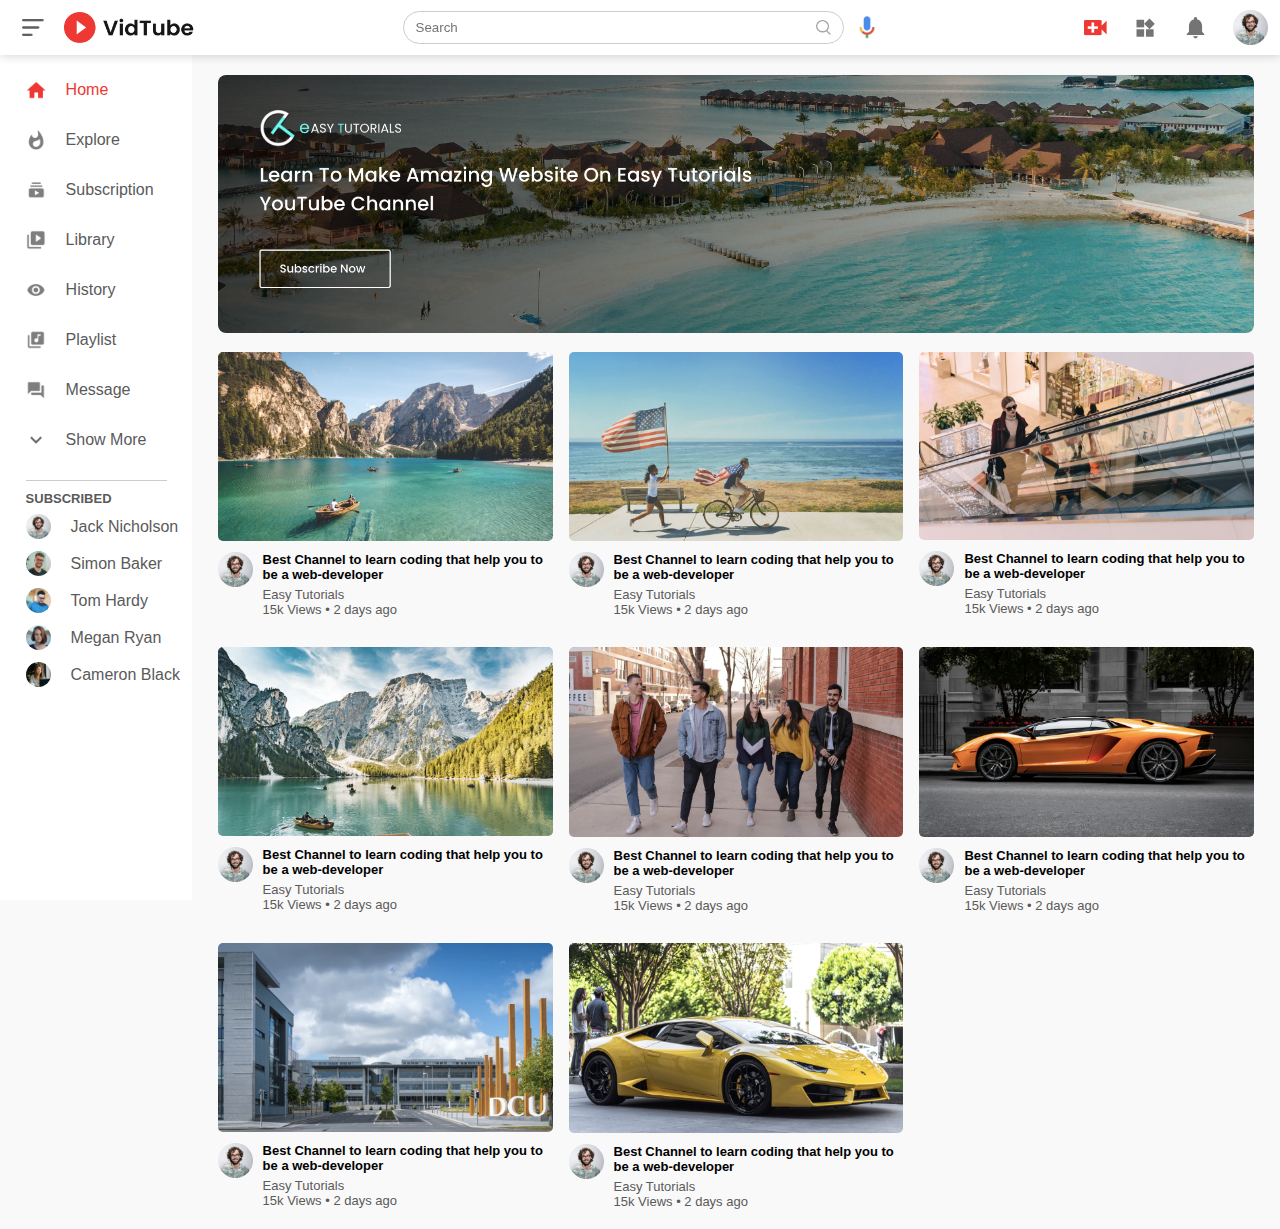
<file: index.html>
<!DOCTYPE html>
<html lang="en">
<head>
    <meta charset="UTF-8">
    <meta http-equiv="X-UA-Compatible" content="IE=edge">
    <meta name="viewport" content="width=device-width, initial-scale=1.0">
    <title>Youtube.com</title>
    <link rel="stylesheet" href="style.css">
</head>
<body>
     <nav class="flex-div">
        <div class="nav-left flex-div">
            <img src="images/menu.png" class="menu-icon">
            <img src="images/logo.png" class="logo">
        </div>
        <div class="nav-middle flex-div">
          <div class="search-box flex-div">
            <input type="text" placeholder="Search">
            <img src="images/search.png">
          </div>
          <img src="images/voice-search.png" class="mic-icon">
        </div>
        <div class="nav-right flex-div">
            <img src="images/upload.png">
            <img src="images/more.png">
            <img src="images/notification.png">
            <img src="images/Jack.png" class="user-icon">
        </div>
     </nav>
     
     <!-- --------------------------------------------------------------Sidebar----------------------------------------------------------------------------------- -->
      
     <div class="sidebar">
         <div class="shortcut-links">
             <a href=""><img src="images/home.png"><p>Home</p></a>
             <a href=""><img src="images/explore.png"><p>Explore</p></a>
             <a href=""><img src="images/subscriprion.png"><p>Subscription</p></a>
             <a href=""><img src="images/library.png"><p>Library</p></a>
             <a href=""><img src="images/history.png"><p>History</p></a>
             <a href=""><img src="images/playlist.png"><p>Playlist</p></a>
             <a href=""><img src="images/messages.png"><p>Message</p></a>
             <a href=""><img src="images/show-more.png"><p>Show More</p></a>
             <hr>
        </div>

        <div class="subscribed-list">
            <h3>SUBSCRIBED</h3>
            <a href=""><img src="images/Jack.png"><p>Jack Nicholson</p></a>
            <a href=""><img src="images/simon.png"><p>Simon Baker</p></a>
            <a href=""><img src="images/tom.png"><p>Tom Hardy</p></a>
            <a href=""><img src="images/megan.png"><p>Megan Ryan</p></a>
            <a href=""><img src="images/cameron.png"><p>Cameron Black</p></a>
        </div>
     </div>
     
    <!-- ----------------------------------------main--------------------------------------------------------------------------------------- -->

    
    <div class="container">
        <div class="banner">
            <img src="images/banner.png">
        </div>

        <div class="list-container">
            <div class="vid-list">
                <a href="play-video.html">
                    <img src="images/thumbnail1.png" class="thumbnail">
                </a>
                <div class="flex-div">
                    <img src="images/Jack.png">
                    <div class="vid-info">
                        <a href="play-video.html">Best Channel to learn coding that help you to be a web-developer</a>
                        <p>Easy Tutorials</p>
                        <p>15k Views &bull; 2 days ago</p>
                    </div>
                </div>
            </div>

            <div class="vid-list">
                <a href="">
                    <img src="images/thumbnail2.png" class="thumbnail">
                </a>
                <div class="flex-div">
                    <img src="images/Jack.png">
                    <div class="vid-info">
                        <a href="">Best Channel to learn coding that help you to be a web-developer</a>
                        <p>Easy Tutorials</p>
                        <p>15k Views &bull; 2 days ago</p>
                    </div>
                </div>
            </div>

            <div class="vid-list">
                <a href="">
                    <img src="images/thumbnail3.png" class="thumbnail">
                </a>
                <div class="flex-div">
                    <img src="images/Jack.png">
                    <div class="vid-info">
                        <a href="">Best Channel to learn coding that help you to be a web-developer</a>
                        <p>Easy Tutorials</p>
                        <p>15k Views &bull; 2 days ago</p>
                    </div>
                </div>
            </div>

            <div class="vid-list">
                <a href="">
                    <img src="images/thumbnail4.png" class="thumbnail">
                </a>
                <div class="flex-div">
                    <img src="images/Jack.png">
                    <div class="vid-info">
                        <a href="">Best Channel to learn coding that help you to be a web-developer</a>
                        <p>Easy Tutorials</p>
                        <p>15k Views &bull; 2 days ago</p>
                    </div>
                </div>
            </div>

            <div class="vid-list">
                <a href="">
                    <img src="images/thumbnail5.png" class="thumbnail">
                </a>
                <div class="flex-div">
                    <img src="images/Jack.png">
                    <div class="vid-info">
                        <a href="">Best Channel to learn coding that help you to be a web-developer</a>
                        <p>Easy Tutorials</p>
                        <p>15k Views &bull; 2 days ago</p>
                    </div>
                </div>
            </div>
           
            <div class="vid-list">
                <a href="">
                    <img src="images/thumbnail6.png" class="thumbnail">
                </a>
                <div class="flex-div">
                    <img src="images/Jack.png">
                    <div class="vid-info">
                        <a href="">Best Channel to learn coding that help you to be a web-developer</a>
                        <p>Easy Tutorials</p>
                        <p>15k Views &bull; 2 days ago</p>
                    </div>
                </div>
            </div>

            <div class="vid-list">
                <a href="">
                    <img src="images/thumbnail7.png" class="thumbnail">
                </a>
                <div class="flex-div">
                    <img src="images/Jack.png">
                    <div class="vid-info">
                        <a href="">Best Channel to learn coding that help you to be a web-developer</a>
                        <p>Easy Tutorials</p>
                        <p>15k Views &bull;  2 days ago</p>
                    </div>
                </div>
            </div>

            <div class="vid-list">
                <a href="">
                    <img src="images/thumbnail8.png" class="thumbnail">
                </a>
                <div class="flex-div">
                    <img src="images/Jack.png">
                    <div class="vid-info">
                        <a href="">Best Channel to learn coding that help you to be a web-developer</a>
                        <p>Easy Tutorials</p>
                        <p>15k Views &bull; 2 days ago</p>
                    </div>
                </div>
            </div>



        </div>
    </div>

     <script src="script.js">

     </script>
    </body>
</html>
</file>
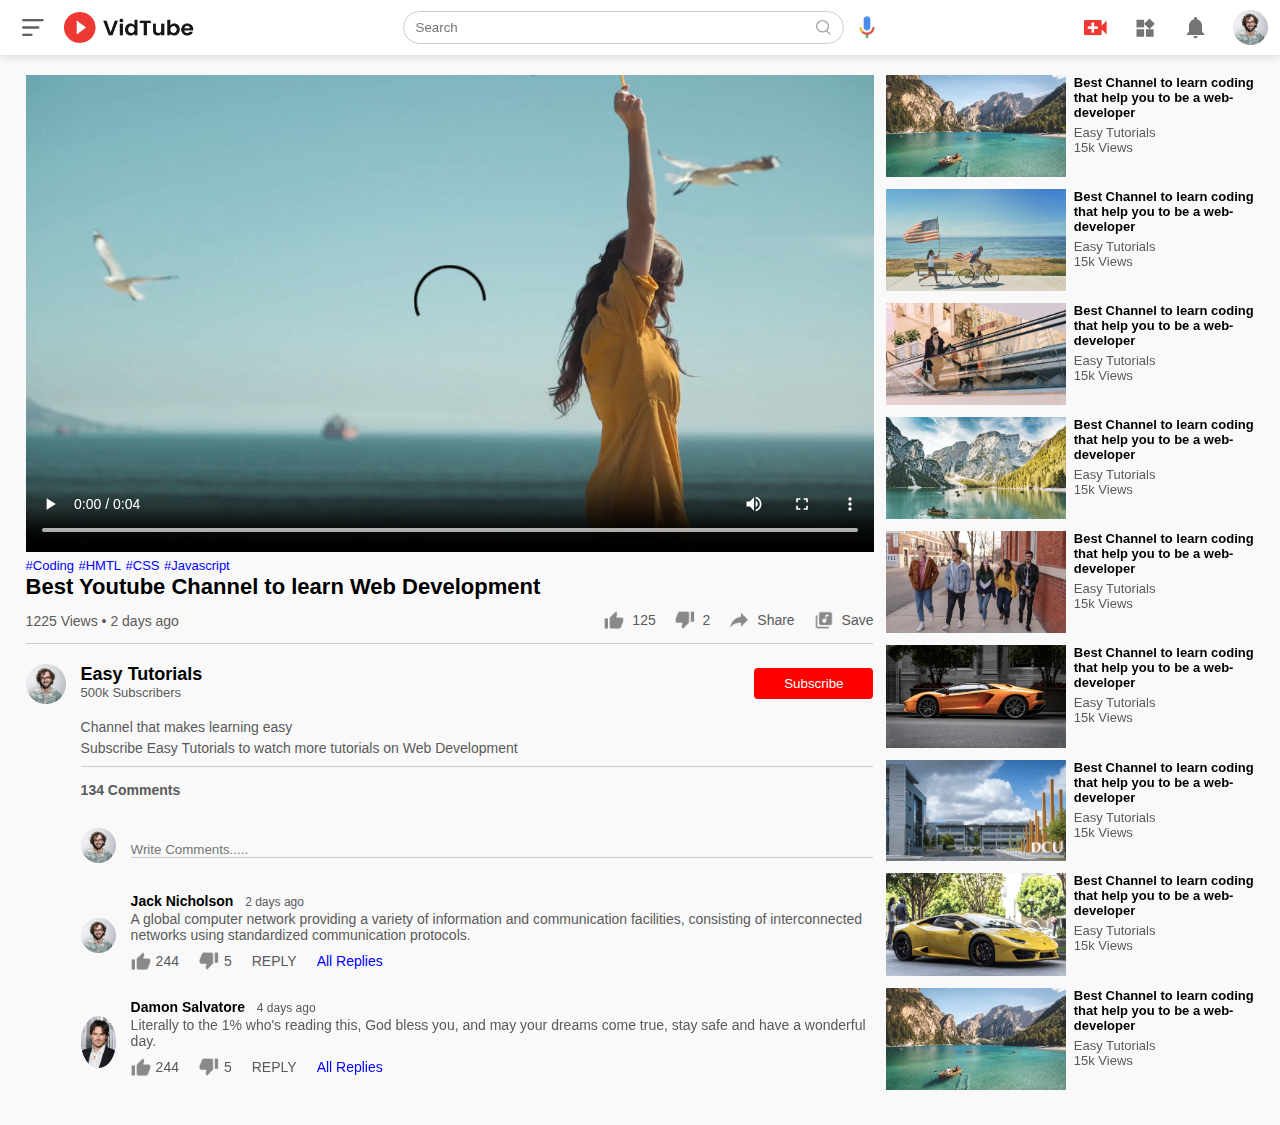
<file: play-video.html>
<!DOCTYPE html>
<html lang="en">
<head>
    <meta charset="UTF-8">
    <meta http-equiv="X-UA-Compatible" content="IE=edge">
    <meta name="viewport" content="width=device-width, initial-scale=1.0">
    <title>Play Video</title>
    <link rel="stylesheet" href="style.css">
</head>
<body>

    <nav class="flex-div">
        <div class="nav-left flex-div">
            <img src="images/menu.png" class="menu-icon">
            <img src="images/logo.png" class="logo">
        </div>
        <div class="nav-middle flex-div">
          <div class="search-box flex-div">
            <input type="text" placeholder="Search">
            <img src="images/search.png">
          </div>
          <img src="images/voice-search.png" class="mic-icon">
        </div>
        <div class="nav-right flex-div">
            <img src="images/upload.png">
            <img src="images/more.png">
            <img src="images/notification.png">
            <img src="images/Jack.png" class="user-icon">
        </div>
     </nav>

<div class="container play-container">
    <div class="row">
        <div class="play-video">
            <video controls autoplay>
                <source src="images/video.mp4" type="video/mp4">
            </video>

            <div class="tags">
                <a href="">#Coding</a>
                <a href="">#HMTL</a>
                <a href="">#CSS</a>
                <a href="">#Javascript</a>
            </div>

            <h3>Best Youtube Channel to learn Web Development</h3>

            <div class="play-video-info">
                <p>1225 Views &bull; 2 days ago</p>
                <div>
                    <a href=""><img src="images/like.png">125</a>
                    <a href=""><img src="images/dislike.png">2</a>
                    <a href=""><img src="images/share.png">Share</a>
                    <a href=""><img src="images/save.png">Save</a>

                </div>
            </div>

            <hr>

            <div class="publisher">
                <img src="images/Jack.png">
                <div>
                    <p>Easy Tutorials</p>
                    <span>500k Subscribers</span>
                </div>

                <button type="button">Subscribe</button>
            </div>

            <div class="vid-description">
                <p>Channel that makes learning easy</p>
                <p>Subscribe Easy Tutorials to watch more tutorials on Web Development</p>
                <hr>
                <h4>134 Comments</h4>

                <div class="add-comment">
                    <img src="images/Jack.png">
                    <input type="text" placeholder="Write Comments.....">
                </div>


                <div class="old-comment">
                    <img src="images/Jack.png">
                    <div>
                        <h3>Jack Nicholson <span>2 days ago</span></h3>
                        <p>A global computer network providing a variety of information and communication
                            facilities, consisting of interconnected networks
                            using standardized communication protocols.
                        </p>

                        <div class="comment-action">
                            <img src="images/like.png">
                            <span>244</span>
                            <img src="images/dislike.png">
                            <span>5</span>
                            <span>REPLY</span>
                            <a href="">All Replies</a>
                        </div>
                    </div>
                </div>

                <div class="old-comment">
                    <img src="images/download.jfif">
                    <div>
                        <h3>Damon Salvatore <span>4 days ago</span></h3>
                        <p>Literally to the 1% who's reading this, God bless you, and may your dreams come true, 
                            stay safe and have a wonderful day.</p> 
                        <div class="comment-action">
                            <img src="images/like.png">
                            <span>244</span>
                            <img src="images/dislike.png">
                            <span>5</span>
                            <span>REPLY</span>
                            <a href="">All Replies</a>
                        </div>
                    </div>
                </div>

            </div>








        </div>
        <div class="right-sidebar">

            <div class="side-video-list">
                <a href="" class="small-thumbnail">
                    <img src="images/thumbnail1.png">
                </a>
                <div class="vid-info">
                    <a href="">Best Channel to learn coding that help you to be a web-developer</a>
                    <p>Easy Tutorials</p>
                    <p>15k Views</p>
                </div>
            </div>


            <div class="side-video-list">
                <a href="" class="small-thumbnail">
                    <img src="images/thumbnail2.png">
                </a>
                <div class="vid-info">
                    <a href="">Best Channel to learn coding that help you to be a web-developer</a>
                    <p>Easy Tutorials</p>
                    <p>15k Views</p>
                </div>
            </div>

            <div class="side-video-list">
                <a href="" class="small-thumbnail">
                    <img src="images/thumbnail3.png">
                </a>
                <div class="vid-info">
                    <a href="">Best Channel to learn coding that help you to be a web-developer</a>
                    <p>Easy Tutorials</p>
                    <p>15k Views</p>
                </div>
            </div>

            <div class="side-video-list">
                <a href="" class="small-thumbnail">
                    <img src="images/thumbnail4.png">
                </a>
                <div class="vid-info">
                    <a href="">Best Channel to learn coding that help you to be a web-developer</a>
                    <p>Easy Tutorials</p>
                    <p>15k Views</p>
                </div>
            </div>

            <div class="side-video-list">
                <a href="" class="small-thumbnail">
                    <img src="images/thumbnail5.png">
                </a>
                <div class="vid-info">
                    <a href="">Best Channel to learn coding that help you to be a web-developer</a>
                    <p>Easy Tutorials</p>
                    <p>15k Views</p>
                </div>
            </div>

            <div class="side-video-list">
                <a href="" class="small-thumbnail">
                    <img src="images/thumbnail6.png">
                </a>
                <div class="vid-info">
                    <a href="">Best Channel to learn coding that help you to be a web-developer</a>
                    <p>Easy Tutorials</p>
                    <p>15k Views</p>
                </div>
            </div>


            <div class="side-video-list">
                <a href="" class="small-thumbnail">
                    <img src="images/thumbnail7.png">
                </a>
                <div class="vid-info">
                    <a href="">Best Channel to learn coding that help you to be a web-developer</a>
                    <p>Easy Tutorials</p>
                    <p>15k Views</p>
                </div>
            </div>

            <div class="side-video-list">
                <a href="" class="small-thumbnail">
                    <img src="images/thumbnail8.png">
                </a>
                <div class="vid-info">
                    <a href="">Best Channel to learn coding that help you to be a web-developer</a>
                    <p>Easy Tutorials</p>
                    <p>15k Views</p>
                </div>
            </div>

            <div class="side-video-list">
                <a href="" class="small-thumbnail">
                    <img src="images/thumbnail1.png">
                </a>
                <div class="vid-info">
                    <a href="">Best Channel to learn coding that help you to be a web-developer</a>
                    <p>Easy Tutorials</p>
                    <p>15k Views</p>
                </div>
            </div>

        </div>
    </div>
</div>

</body>
</html>
</file>
<file: style.css>
*{
    margin:0;
    padding:0;
    font-family: 'poppins',sans-serif;
    box-sizing: border-box;
}

a{
    text-decoration: none;
    color:#5a5a5a;
}

img{
    cursor: pointer;
}

.flex-div{
    display: flex;
    align-items: center;
}

nav{
    padding: 10px 2px;
    justify-content: space-between;
    box-shadow:  0 0 10px rgba(0,0,0,0.2);
    background: #fff;
    position: sticky;
    top:0;
    z-index:10;
}

.nav-right img{
    width:25px;
    margin-right:25px;
}

.nav-right .user-icon{
    width:35px; /* his 35px */
    border-radius: 50%;
    margin-right:10px;
}

.nav-left .menu-icon{
    width:22px;
    margin-right: 20px;
    margin-left: 20px;
}

.nav-left .logo{
    width:130px;
}

.nav-middle .mic-icon{
    width:16px;
}

.nav-middle .search-box{
    border:1px solid #ccc;
    margin-right: 15px;
    padding:8px 12px;
    border-radius: 25px;
}

.nav-middle .search-box input{
    width:400px;
    border:0;
    outline:0;
    background:transparent;
}
.nav-middle .search-box img{
    width:15px;
}

.sidebar{
    background: #fff;
    width:15%;
    height:100vh;
    position: fixed;
    top:0;
    padding-left: 2%;
    padding-top:80px;
}

.shortcut-links a img{
    width:20px;
    margin-right: 20px;
    /* margin-top: 10px; */
}

.shortcut-links a{
    display: flex;
    align-items:center;
    margin-bottom: 30px;
    width: fit-content;
    flex-wrap: wrap;
}

.shortcut-links a:first-child{
    color:#ed3833;
}

.sidebar hr{
    border:0;
    height:1px;
    width:85%;
    background: #ccc;
}

.subscribed-list h3{
    font-size:13px;
    margin:20px 0;
    font-weight:700;
    color:#5a5a5a;
    margin-top: 10px;
    margin-bottom: 8px;
}

.subscribed-list a{
    display:flex;
    align-items: center;
    margin-bottom:12px;
    width:fit-content;
    flex-wrap: wrap;
}

.subscribed-list a img{
    width:25px;
    border-radius: 50%;
    margin-right: 20px;
}

.small-sidebar{
    width:5%;
}

.small-sidebar a p{
    display: none;
}

.small-sidebar h3{
    display:none;
}

.small-sidebar hr{
    width:50%;
    margin-bottom: 25px;
}

.container{
    background: #f9f9f9;
    padding-left:17%;
    padding-right: 2%;
    padding-top: 20px;
    padding-bottom: 20px;
}

.large-container{
    padding-left: 7%; 
}

.banner{
    width:100%;
}

.banner img{
    width:100%;
    border-radius: 8px;
}

.list-container{
    display:grid;
    grid-template-columns: repeat(auto-fit,minmax(250px,1fr));
    grid-column-gap:16px;
    grid-row-gap:30px;
    margin-top: 15px;
}

.vid-list .thumbnail{
    width:100%;
    border-radius: 5px;
}

.vid-list .flex-div{
    align-items: flex-start;
    margin-top: 7px;
}

.vid-list .flex-div img{
    width:35px;
    margin-right: 10px;
    border-radius: 50%;
}

.vid-info{
    color:#5a5a5a;
    font-size:13px;
}

.vid-info a{
    color:#000;
    font-weight: 600;
    display: block;
    margin-bottom:5px;
}

@media (max-width:900px){
    .menu-icon{
        display:none;
    }
    .sidebar{
        display: none;
    }
    .container,.large-container{
        padding-left:5%;
        padding-right: 5%;
    }
    .nav-right img{
        display: none;
    }
    .nav-right .user-icon{
        display:block;
        width:30px;
    }
    .nav-middle .search-box input{
        width:100%;
    }
    .nav-middle .mic-icon{
        display: none;
    }
    .logo{
        width:90px;
    }
}

/* --------------------------------------------------------play video page---------------------------------------------------------------- */

.play-container{
    padding-left:2%;
}

.row{
    display: flex;
    justify-content: space-between;
    flex-wrap: wrap;
}

.play-video{
    flex-basis: 69%;
}

.right-sidebar{
    flex-basis: 30%;
}

.play-video video{
    width:100%;
}

.side-video-list{
    display:flex;
    justify-content: space-between;
    margin-bottom: 8px;
}

.side-video-list img{
    width:100%;
}

.side-video-list .small-thumbnail{
    flex-basis: 49%;
}

.side-video-list .vid-info{
    flex-basis: 49%;
}

.play-video .tags a{
    color:#0000ff;
    font-size: 13px;
}
.play-video h3{
    font-weight: 600;
    font-size: 22px;
}

.play-video .play-video-info{
    display:flex;
    align-items: center;
    justify-content: space-between;
    flex-wrap: wrap;
    margin-top:10px;
    font-size: 14px;
    color:#5a5a5a;
}

.play-video .play-video-info a img{
    width:20px;
    margin-right: 8px;
}

.play-video .play-video-info a{
    display: inline-flex;
    align-items: center;
    margin-left:15px;
}

.play-video hr{
    border:0;
    height:1px;
    background:#ccc;
    margin:10px 0;
}

.publisher{
    display:flex;
    align-items: center;
    margin-top:20px;
}

.publisher div{
    flex:1;
    line-height:18px;
}

.publisher img{
    width:40px;
    border-radius: 50%;
    margin-right: 15px;
}

.publisher div p{
    color:#000;
    font-weight: 600;
    font-size: 18px;
}
.publisher div span{
    font-size: 13px;
    color:#5a5a5a;
}
.publisher button{
    background: red;
    color:#fff;
    padding:8px 30px;
    border: 0;
    outline: 0;
    border-radius: 4px;
    cursor:pointer;
}

.vid-description{
    padding-left:55px;
    margin:15px 0;
}
.vid-description p{
    font-size: 14px;
    margin-bottom:5px;
    color:#5a5a5a;
}
.vid-description h4{
    font-size: 14px;
    color:#5a5a5a;
    margin-top:15px;
}

.add-comment{
    display:flex;
    align-items: center;
    margin:30px 0;
}

.add-comment img{
    width:35px;
    border-radius: 50%;
    margin-right: 15px;
}
.add-comment input{
    border:0;
    outline: 0;
    border-bottom: 1px solid #ccc;
    width:100%;
    padding-top: 10px;
    background: transparent;
}

.old-comment{
    display:flex;
    align-items: center;
    margin:20px 0;
}

.old-comment img{
    width:35px;
    border-radius: 50%;
    margin-right: 15px;
}
.old-comment h3{
    font-size: 14px;
    margin-bottom:2px;
}
.old-comment h3 span{
    font-size: 12px;
    color:#5a5a5a;
    font-weight: 500;
    margin-left:8px;
}
.old-comment .comment-action{
    display:flex;
    align-items: center;
    margin:8px 0;
    font-size: 14px;
}
.old-comment .comment-action img{
    margin-right:5px;
    width:20px;
    border-radius: 0;
}

.old-comment .comment-action span{
    margin-right: 20px;
    color:#5a5a5a;
}

.old-comment .comment-action a{
    color:#0000ff;
}

@media (max-width:900px){
    .play-video{
        flex-basis: 100%;
    }
    .right-sidebar{
        flex-basis: 100%;
    }
    .play-container{
        padding-left: 5%;
    }
    .vid-description{
        padding-left: 0;
    }
    .play-video .play-video-info a{
        margin-left:0;
        margin-right: 15px;
        margin-top:15px;
    }
}
</file>
